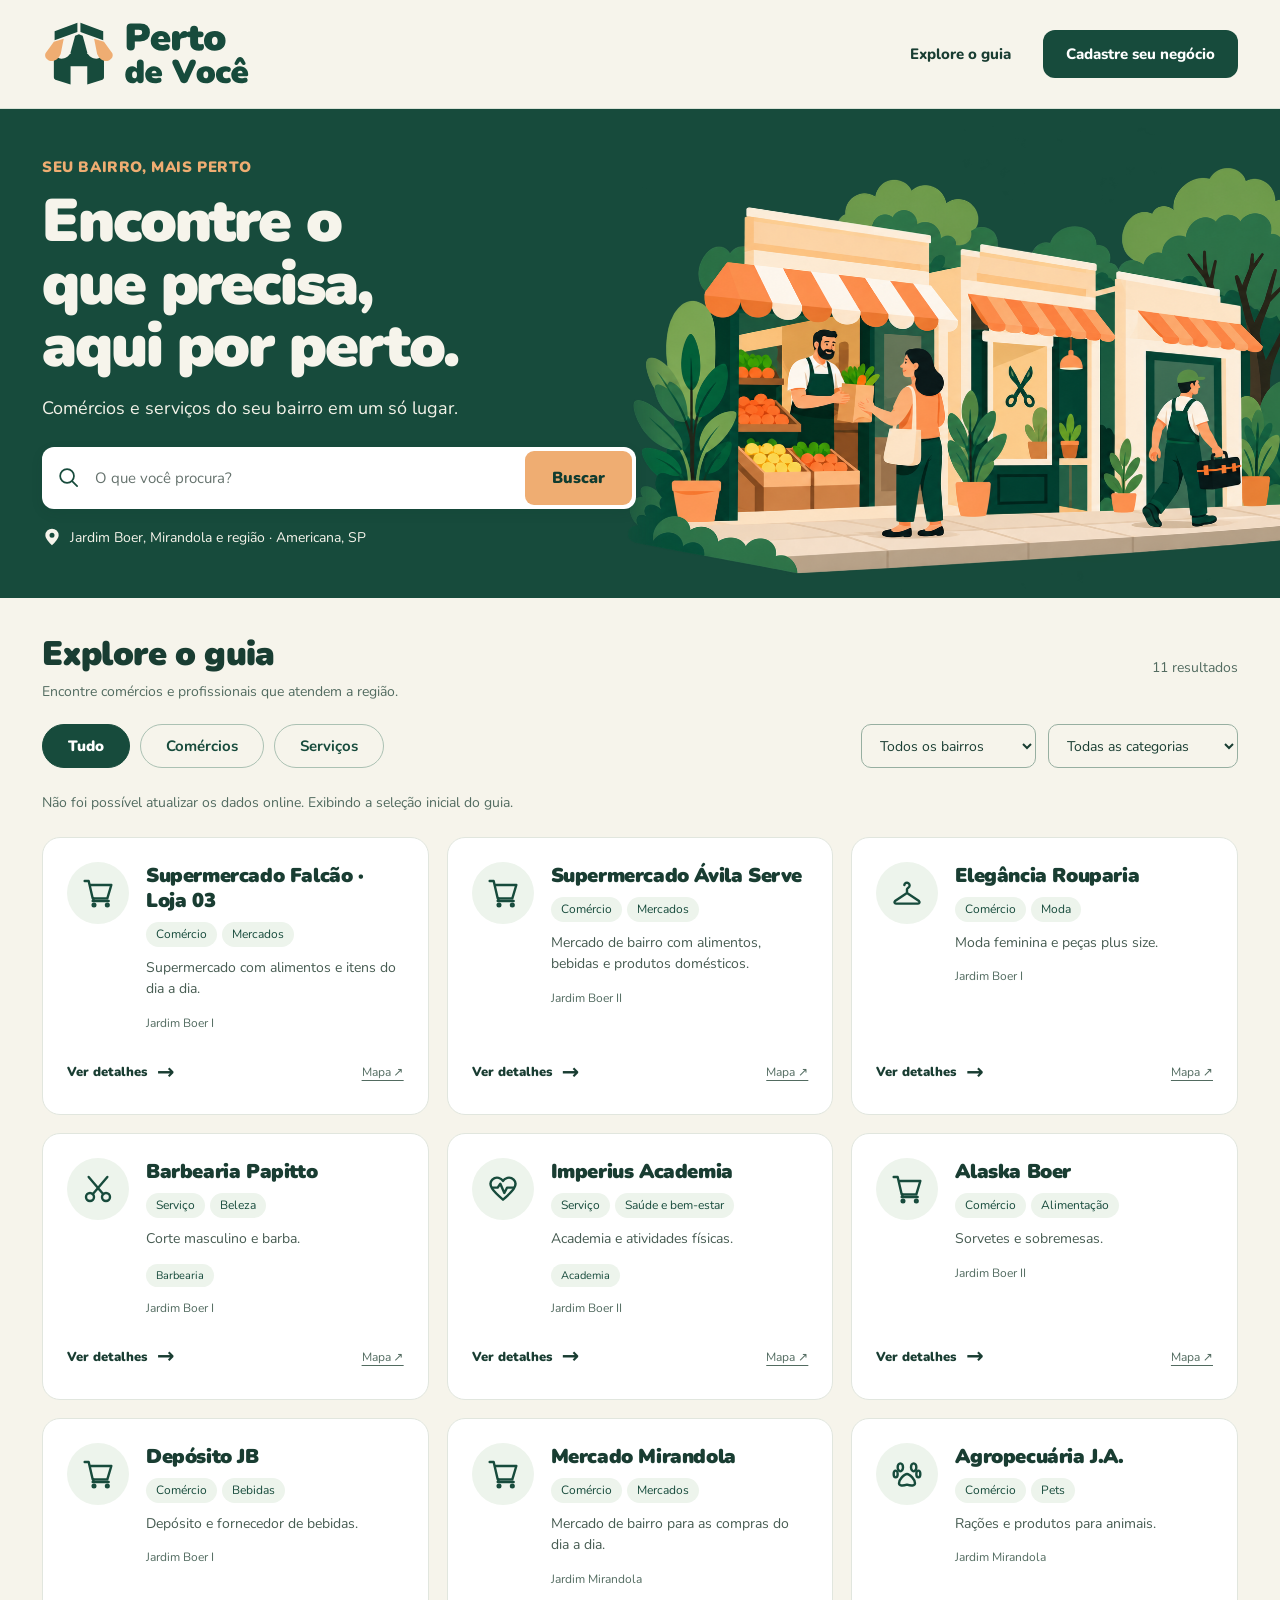
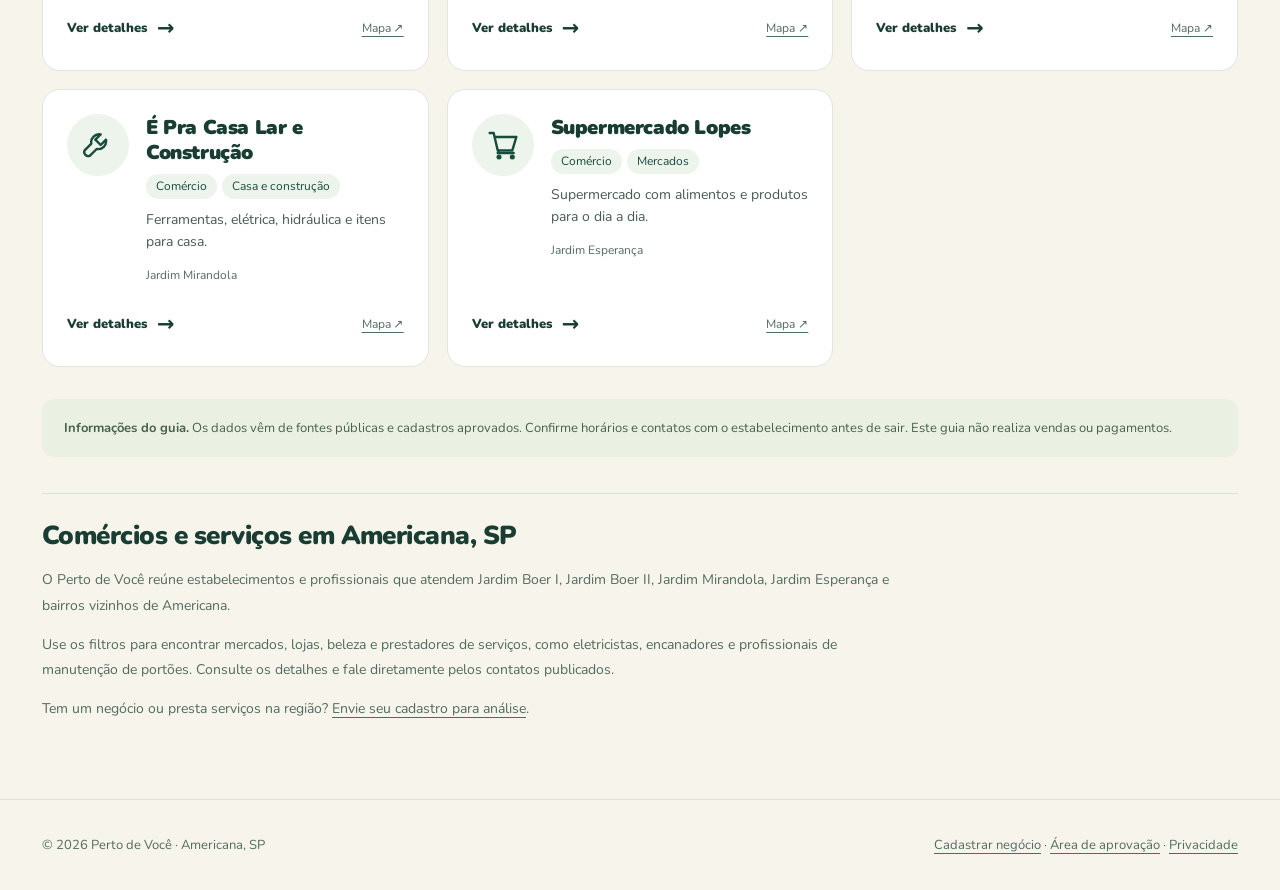
<file: index.html>
<!doctype html>
<html lang="pt-BR">
<head>
  <meta charset="utf-8">
  <meta name="viewport" content="width=device-width,initial-scale=1">
  <meta name="theme-color" content="#174b3c">
  <meta name="description" content="Encontre comércios e serviços perto de você em Jardim Boer, Jardim Mirandola e bairros vizinhos de Americana.">
  <title>Comércios e serviços em Americana | Perto de Você</title>
  <link rel="canonical" href="https://brunofazardolima.github.io/perto-de-voce/">
  <meta property="og:type" content="website">
  <meta property="og:locale" content="pt_BR">
  <meta property="og:site_name" content="Perto de Você">
  <meta property="og:title" content="Comércios e serviços em Americana | Perto de Você">
  <meta property="og:description" content="Encontre mercados, lojas e prestadores de serviços em Jardim Boer, Jardim Mirandola e região de Americana, SP.">
  <meta property="og:url" content="https://brunofazardolima.github.io/perto-de-voce/">
  <script type="application/ld+json">{"@context":"https://schema.org","@type":"WebSite","name":"Perto de Você","url":"https://brunofazardolima.github.io/perto-de-voce/","inLanguage":"pt-BR","description":"Guia de comércios e serviços em Jardim Boer, Jardim Mirandola e região de Americana, SP."}</script>
  <link rel="icon" href="favicon.svg" type="image/svg+xml">
  <link rel="stylesheet" href="styles.css?v=20261019-identidade1">
<link rel="preload" href="assets/fonts/nunito-variable.woff2" as="font" type="font/woff2" crossorigin></head>
<body>
<a class="skip-link" href="#guia">Ir para o guia</a>
  <header class="top"><div class="wrap nav"><a class="brand" href="index.html" aria-label="Perto de Você — página inicial"><img src="assets/logo.svg" width="300" height="100" alt="Perto de Você"></a><nav class="nav-actions" aria-label="Navegação principal"><a class="nav-explore" href="#guia">Explore o guia</a><a class="nav-cta" href="cadastro.html"><span class="desktop-label">Cadastre seu negócio</span><span class="mobile-label">Cadastrar</span></a></nav></div></header>
  <section class="hero-surface" aria-labelledby="heroTitle"><div class="wrap hero"><div class="hero-copy"><div class="eyebrow">Seu bairro, mais perto</div><h1 id="heroTitle">Encontre o que precisa, aqui por perto.</h1><p>Comércios e serviços do seu bairro em um só lugar.</p><form class="search" id="searchForm" role="search"><span class="search-icon"><svg viewBox="0 0 24 24" fill="none" stroke="currentColor" stroke-width="1.8" stroke-linecap="round" aria-hidden="true"><circle cx="10.5" cy="10.5" r="7.2"/><path d="m16 16 5 5"/></svg></span><input id="searchInput" type="search" placeholder="O que você procura?" aria-label="Busque por nome, produto ou serviço"><button type="submit">Buscar</button></form><p class="location"><svg viewBox="0 0 24 24" fill="currentColor" aria-hidden="true"><path d="M12 2a8 8 0 0 0-8 8c0 5 8 12 8 12s8-7 8-12a8 8 0 0 0-8-8m0 11a3 3 0 1 1 0-6 3 3 0 0 1 0 6"/></svg><span>Jardim Boer, Mirandola e região · Americana, SP</span></p></div><div class="hero-art" aria-hidden="true"><img src="assets/comercio-de-bairro.png" width="1536" height="1024" alt="" fetchpriority="high" decoding="async"></div></div></section>
  <main class="wrap main" id="guia"><div class="section-head"><div><h2>Explore o guia</h2><p>Encontre comércios e profissionais que atendem a região.</p></div><div class="count" id="count"></div></div><div class="guide-toolbar"><div class="type-filters" id="types" aria-label="Filtrar por tipo"></div><div class="select-filters"><label><span class="sr-only">Filtrar por bairro</span><select id="neighborhoodSelect" aria-label="Filtrar por bairro"><option>Todos os bairros</option></select></label><label><span class="sr-only">Filtrar por categoria</span><select id="categorySelect" aria-label="Filtrar por categoria"><option>Todas as categorias</option></select></label></div></div><label class="specialty-filter" id="specialtyFilter" hidden>Especialidade <select id="specialtySelect" aria-label="Filtrar por especialidade"></select></label><p id="loadMessage" class="muted" role="status"></p><div class="grid" id="results" aria-live="polite"></div><div class="note"><strong>Informações do guia.</strong> Os dados vêm de fontes públicas e cadastros aprovados. Confirme horários e contatos com o estabelecimento antes de sair. Este guia não realiza vendas ou pagamentos.</div><section class="guide-about" aria-labelledby="aboutTitle"><h2 id="aboutTitle">Comércios e serviços em Americana, SP</h2><p>O Perto de Você reúne estabelecimentos e profissionais que atendem Jardim Boer I, Jardim Boer II, Jardim Mirandola, Jardim Esperança e bairros vizinhos de Americana.</p><p>Use os filtros para encontrar mercados, lojas, beleza e prestadores de serviços, como eletricistas, encanadores e profissionais de manutenção de portões. Consulte os detalhes e fale diretamente pelos contatos publicados.</p><p>Tem um negócio ou presta serviços na região? <a href="cadastro.html">Envie seu cadastro para análise</a>.</p></section></main>
  <footer class="footer"><div class="wrap"><span>© 2026 Perto de Você · Americana, SP</span><span><a href="cadastro.html">Cadastrar negócio</a> · <a href="admin.html">Área de aprovação</a> · <a href="privacidade.html">Privacidade</a><button class="footer-link-button" type="button" data-statistics-preferences hidden><span aria-hidden="true"> · </span>Estatísticas</button></span></div></footer>
  <div class="dialog-backdrop" id="backdrop"><section class="dialog" role="dialog" aria-modal="true" aria-labelledby="dialogTitle"><button class="close" id="closeDialog" aria-label="Fechar">×</button><div class="icon" id="dialogIcon"></div><div class="tag" id="dialogTag"></div><h2 id="dialogTitle"></h2><p class="address" id="dialogAddress"></p><div class="detail"><b>O que você encontra</b><p id="dialogDescription"></p></div><div class="detail" id="hoursBlock"><b>Horário</b><p id="dialogHours"></p></div><div class="actions" id="dialogActions"></div></section></div>
  <script src="data.js?v=20261019-identidade1"></script>
  <script src="analytics-config.js?v=20261019-identidade1"></script><script src="analytics.js?v=20261019-identidade1"></script><script src="config.js?v=20261019-identidade1"></script>
  <script src="shared.js?v=20261019-identidade1"></script>
  <script src="app.js?v=20261019-identidade1"></script>
</body>
</html>
</file>
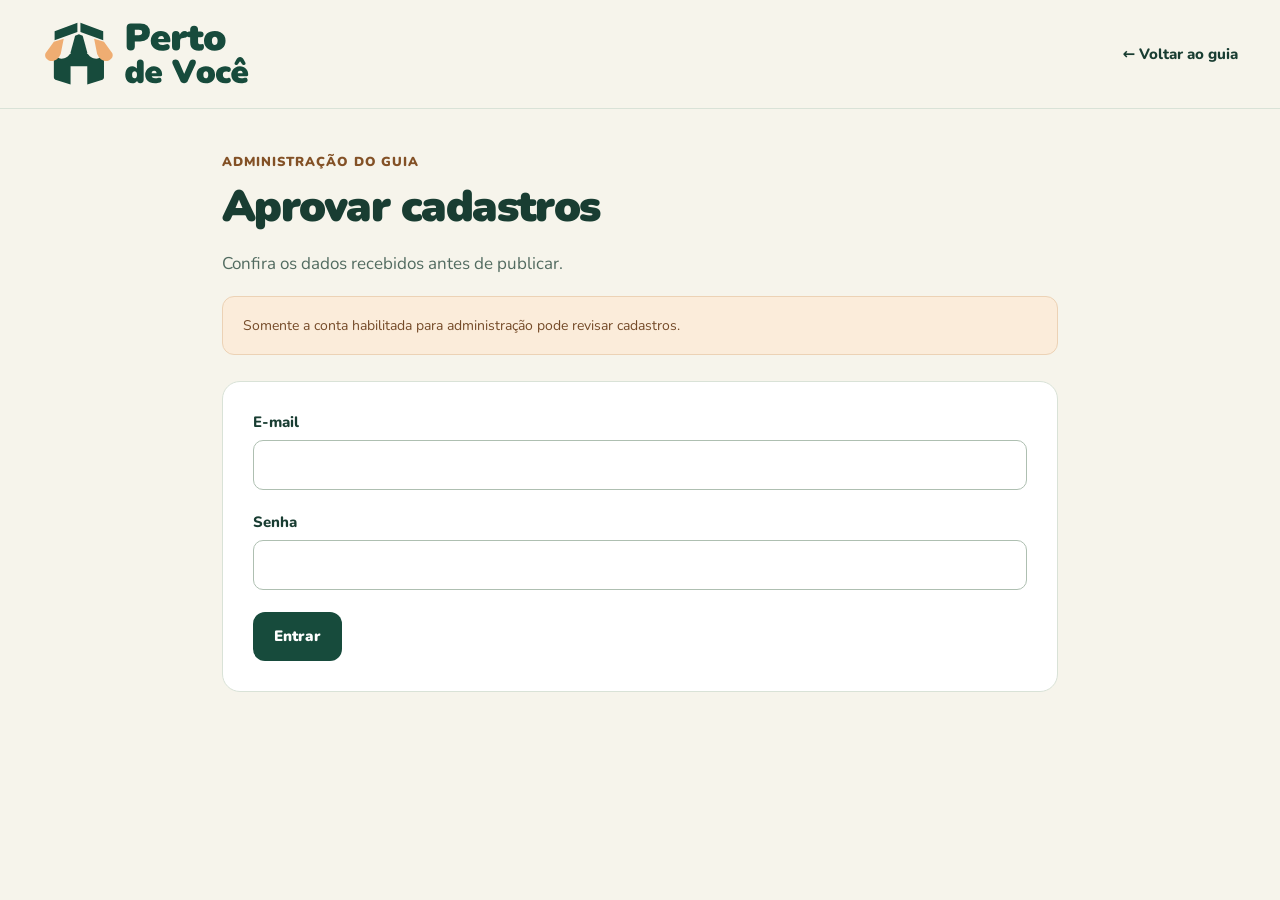
<file: admin.html>
<!doctype html><html lang="pt-BR"><head><meta charset="utf-8"><meta name="viewport" content="width=device-width,initial-scale=1"><meta name="robots" content="noindex"><title>Aprovar cadastros — Perto de Você</title><link rel="icon" href="favicon.svg" type="image/svg+xml"><link rel="stylesheet" href="styles.css?v=20261019-identidade1"><link rel="preload" href="assets/fonts/nunito-variable.woff2" as="font" type="font/woff2" crossorigin></head><body>
<header class="top"><div class="wrap nav"><a class="brand" href="index.html" aria-label="Perto de Você — página inicial"><img src="assets/logo.svg" width="300" height="100" alt="Perto de Você"></a><a class="back-link" href="index.html">← Voltar ao guia</a></div></header>
<main class="wrap form-page"><div class="eyebrow">Administração do guia</div><h1>Aprovar cadastros</h1><p class="intro">Confira os dados recebidos antes de publicar.</p><p id="adminNotice" class="notice" role="status"></p>
<form id="loginForm" class="form-panel"><label>E-mail<input id="adminEmail" type="email" required autocomplete="username"></label><label>Senha<input id="adminPassword" type="password" required autocomplete="current-password"></label><button id="loginButton" class="primary" type="submit">Entrar</button></form>
<div id="adminPanel" hidden><div class="form-actions"><button id="refreshButton" class="primary">Atualizar lista</button><button id="logoutButton" class="secondary-button">Sair</button></div><p id="pendingCount" class="muted"></p><div id="pendingList"></div></div><p id="adminMessage" class="form-message" role="status" aria-live="polite"></p></main>
<script src="config.js?v=20261019-identidade1"></script><script src="shared.js?v=20261019-identidade1"></script><script src="admin.js?v=20261019-identidade1"></script></body></html>
</file>
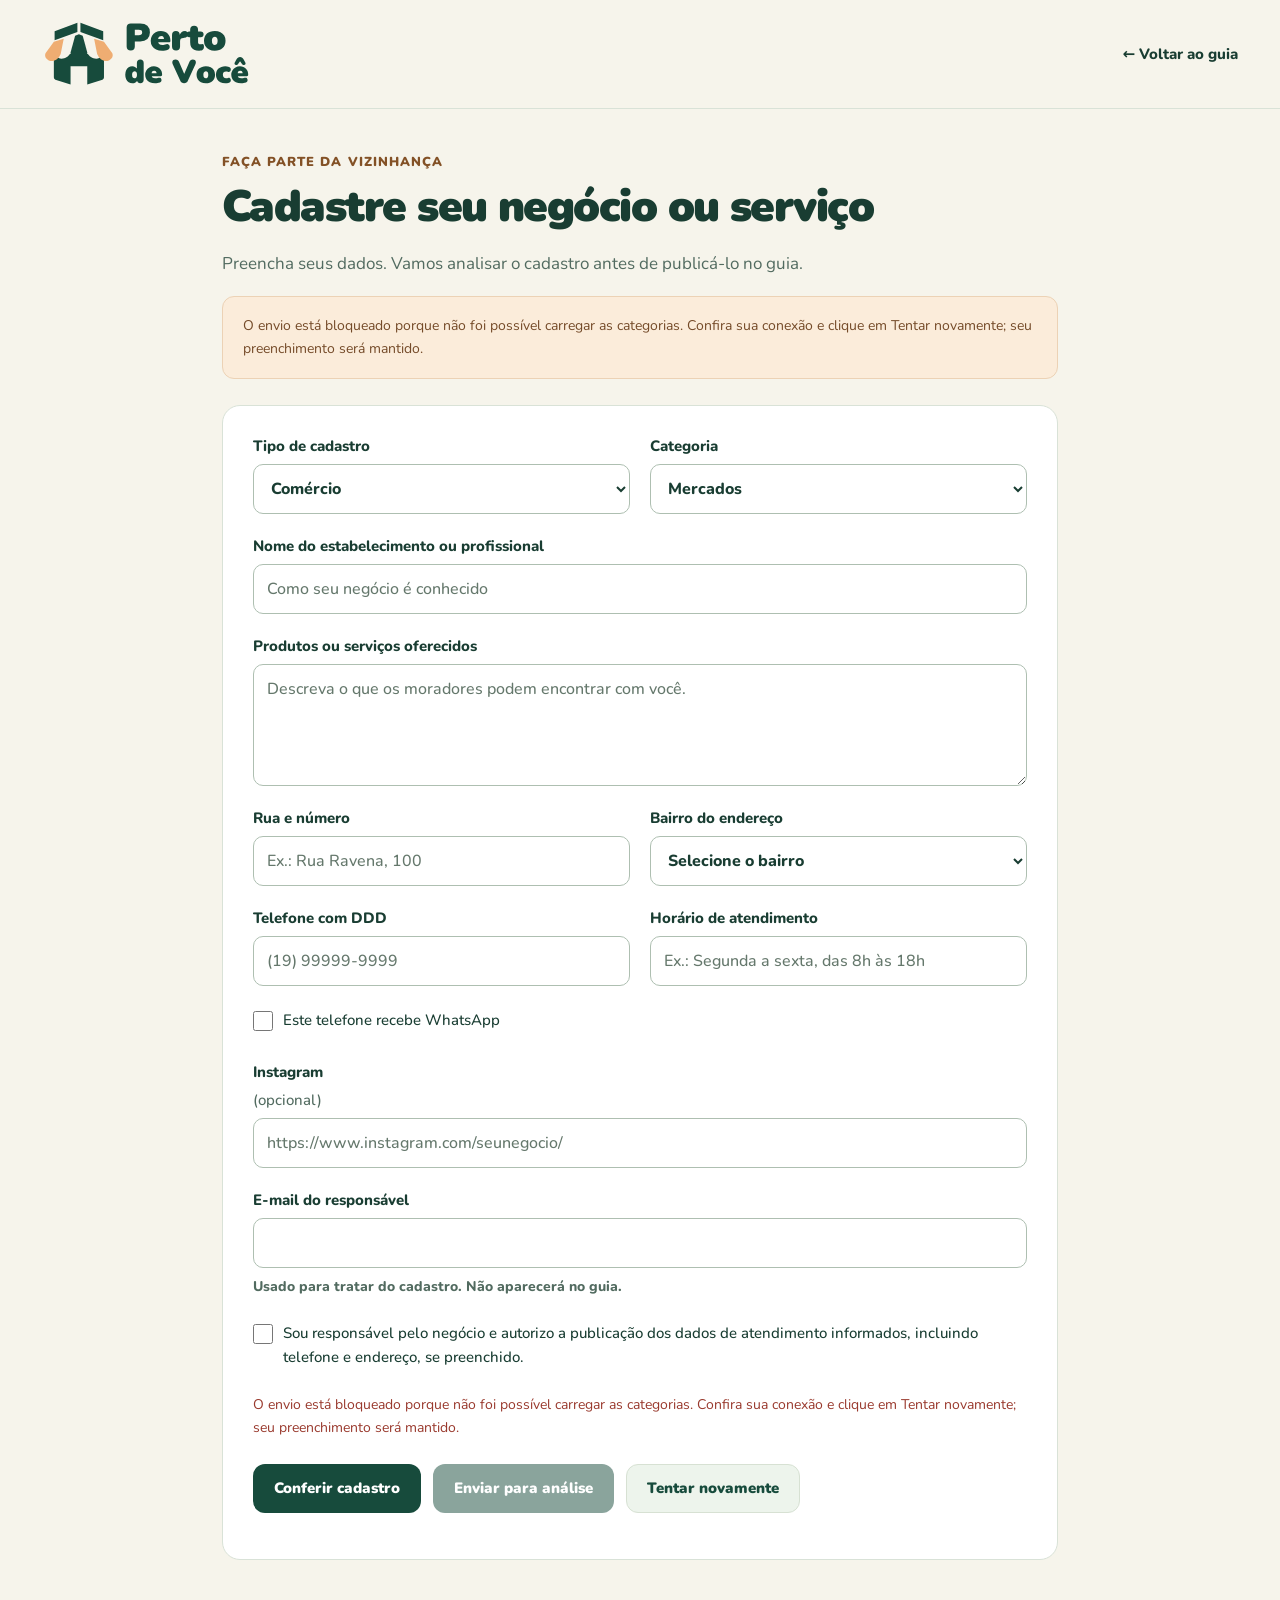
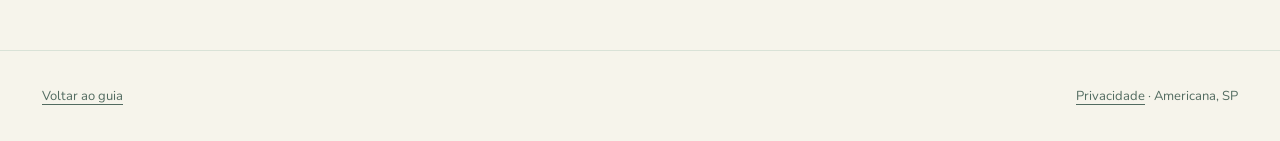
<file: cadastro.html>
<!doctype html><html lang="pt-BR"><head><meta charset="utf-8"><meta name="viewport" content="width=device-width,initial-scale=1"><title>Cadastre seu negócio — Perto de Você</title><link rel="icon" href="favicon.svg" type="image/svg+xml"><link rel="stylesheet" href="styles.css?v=20261019-identidade1"><link rel="canonical" href="https://brunofazardolima.github.io/perto-de-voce/cadastro.html"><meta name="description" content="Cadastre seu comércio ou serviço no Perto de Você, guia local de Americana. Os cadastros passam por análise antes da publicação."><link rel="preload" href="assets/fonts/nunito-variable.woff2" as="font" type="font/woff2" crossorigin></head><body>
<header class="top"><div class="wrap nav"><a class="brand" href="index.html" aria-label="Perto de Você — página inicial"><img src="assets/logo.svg" width="300" height="100" alt="Perto de Você"></a><a class="back-link" href="index.html">← Voltar ao guia</a></div></header>
<main class="wrap form-page"><div class="eyebrow">Faça parte da vizinhança</div><h1>Cadastre seu negócio ou serviço</h1><p class="intro">Preencha seus dados. Vamos analisar o cadastro antes de publicá-lo no guia.</p>
<p class="notice" id="connectionNotice" role="status">O envio ainda não está pronto. Se esta mensagem permanecer, atualize a página para carregar os arquivos do cadastro.</p>
<form id="registrationForm" class="form-panel">
<div class="form-grid"><label>Tipo de cadastro<select id="businessType" name="type"><option>Comércio</option><option>Serviço</option></select></label><label>Categoria<select id="businessCategory" name="category" required></select></label></div>
<fieldset id="specialtiesBlock" hidden><legend>Especialidades <span class="required">*</span></legend><p class="muted">Marque tudo o que você oferece.</p><div class="check-grid" id="specialtyOptions"></div></fieldset>
<label id="requestedServiceBlock" hidden>Qual serviço você oferece?<input name="requested_service" id="requestedService" minlength="3" maxlength="160" placeholder="Ex.: Manutenção de motores para portão"><span class="muted">Vamos conferir a classificação e agrupar serviços semelhantes antes de publicar.</span></label>
<label>Nome do estabelecimento ou profissional<input name="name" required minlength="2" maxlength="120" autocomplete="organization" placeholder="Como seu negócio é conhecido"></label>
<label>Produtos ou serviços oferecidos<textarea name="description" required minlength="10" maxlength="1000" rows="4" placeholder="Descreva o que os moradores podem encontrar com você."></textarea></label>
<fieldset id="areasBlock" hidden><legend>Bairros atendidos <span class="required">*</span></legend><div class="check-grid" id="areaOptions"></div></fieldset>
<label class="check-line" id="physicalLabel"><input type="checkbox" id="hasLocation" name="hasLocation" checked> Tenho um endereço para atendimento ao público</label>
<div id="addressBlock" class="form-grid"><label>Rua e número<input name="address" id="addressInput" required maxlength="200" autocomplete="street-address" placeholder="Ex.: Rua Ravena, 100"></label><label>Bairro do endereço<select name="neighborhood" id="addressNeighborhood" required></select></label></div>
<p class="muted" id="mobileServiceNote" hidden>Seu cadastro mostrará os bairros atendidos. O endereço de sua residência não é necessário.</p>
<div class="form-grid"><label>Telefone com DDD<input name="phone" type="tel" required maxlength="20" autocomplete="tel-national" placeholder="(19) 99999-9999"></label><label>Horário de atendimento<input name="hours" maxlength="400" placeholder="Ex.: Segunda a sexta, das 8h às 18h"></label></div>
<label class="check-line"><input name="whatsapp" type="checkbox"> Este telefone recebe WhatsApp</label>
<label>Instagram <span class="optional">(opcional)</span><input name="instagram" type="url" maxlength="300" placeholder="https://www.instagram.com/seunegocio/"></label>
<label>E-mail do responsável<input name="owner_email" type="email" required maxlength="254" autocomplete="email"><span class="muted">Usado para tratar do cadastro. Não aparecerá no guia.</span></label>
<label class="honey" aria-hidden="true">Deixe vazio<input name="company_website" tabindex="-1" autocomplete="off"></label>
<label class="check-line"><input type="checkbox" name="consent" required> Sou responsável pelo negócio e autorizo a publicação dos dados de atendimento informados, incluindo telefone e endereço, se preenchido.</label>
<p class="submit-reason muted" id="submitReason" role="status" aria-live="polite">O envio ainda não está pronto. Se esta mensagem permanecer, atualize a página para carregar os arquivos do cadastro.</p>
<div class="form-actions"><button class="primary" type="button" id="previewButton">Conferir cadastro</button><button class="primary" type="submit" id="submitButton" disabled aria-describedby="submitReason">Enviar para análise</button><button class="secondary-button" type="button" id="retryConnection" hidden>Tentar novamente</button></div>
<p class="form-message" id="formMessage" role="status" aria-live="polite"></p>
</form>
<section id="registrationPreview" class="form-panel preview-panel" hidden aria-labelledby="previewTitle"><div class="eyebrow">Antes de enviar</div><h2 id="previewTitle">Confira como seu cadastro será apresentado</h2><div id="previewContent"></div><p class="muted">Esta conferência ainda não envia nem publica o cadastro.</p></section>
</main><footer class="footer"><div class="wrap"><a href="index.html">Voltar ao guia</a><span><a href="privacidade.html">Privacidade</a><button class="footer-link-button" type="button" data-statistics-preferences hidden><span aria-hidden="true"> · </span>Estatísticas</button> · Americana, SP</span></div></footer>
<script src="analytics-config.js?v=20261019-identidade1"></script><script src="analytics.js?v=20261019-identidade1"></script><script src="config.js?v=20261019-identidade1"></script><script src="shared.js?v=20261019-identidade1"></script><script src="cadastro.js?v=20261019-identidade1"></script></body></html>
</file>
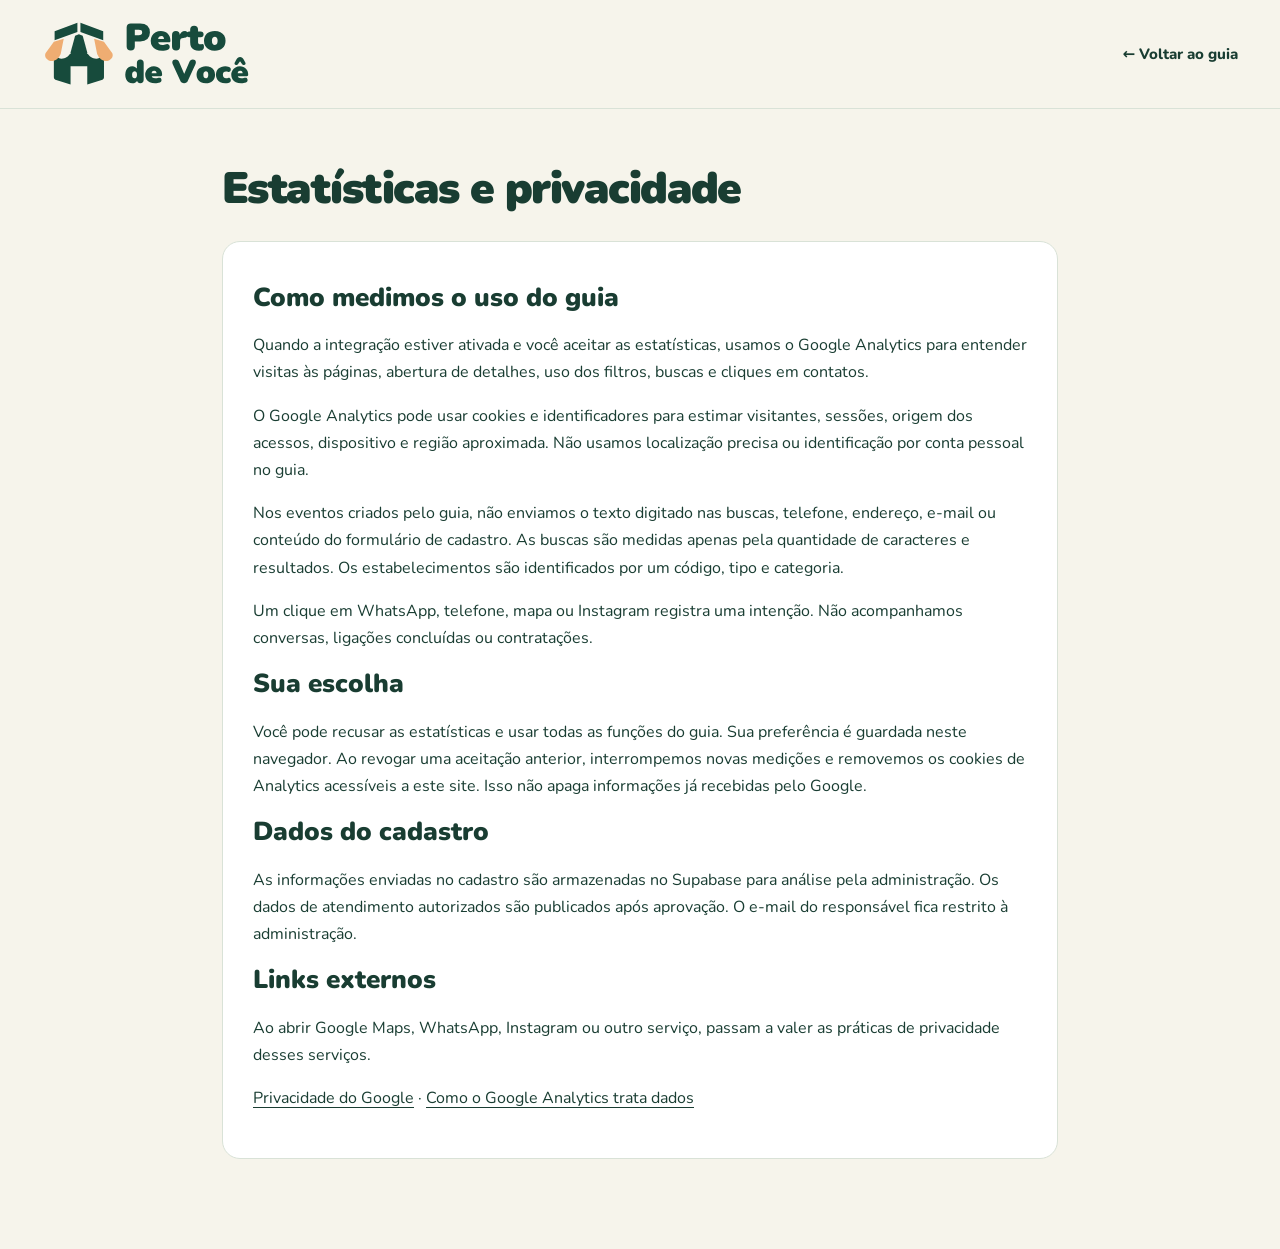
<file: privacidade.html>
<!doctype html>
<html lang="pt-BR"><head><meta charset="utf-8"><meta name="viewport" content="width=device-width,initial-scale=1"><meta name="robots" content="noindex"><title>Estatísticas e privacidade — Perto de Você</title><link rel="icon" href="favicon.svg" type="image/svg+xml"><link rel="stylesheet" href="styles.css?v=20261019-identidade1"><link rel="preload" href="assets/fonts/nunito-variable.woff2" as="font" type="font/woff2" crossorigin></head><body>
<header class="top"><div class="wrap nav"><a class="brand" href="index.html" aria-label="Perto de Você — página inicial"><img src="assets/logo.svg" width="300" height="100" alt="Perto de Você"></a><a class="back-link" href="index.html">← Voltar ao guia</a></div></header>
<main class="wrap form-page"><h1>Estatísticas e privacidade</h1><section class="form-panel"><h2>Como medimos o uso do guia</h2><p>Quando a integração estiver ativada e você aceitar as estatísticas, usamos o Google Analytics para entender visitas às páginas, abertura de detalhes, uso dos filtros, buscas e cliques em contatos.</p><p>O Google Analytics pode usar cookies e identificadores para estimar visitantes, sessões, origem dos acessos, dispositivo e região aproximada. Não usamos localização precisa ou identificação por conta pessoal no guia.</p><p>Nos eventos criados pelo guia, não enviamos o texto digitado nas buscas, telefone, endereço, e-mail ou conteúdo do formulário de cadastro. As buscas são medidas apenas pela quantidade de caracteres e resultados. Os estabelecimentos são identificados por um código, tipo e categoria.</p><p>Um clique em WhatsApp, telefone, mapa ou Instagram registra uma intenção. Não acompanhamos conversas, ligações concluídas ou contratações.</p><h2>Sua escolha</h2><p>Você pode recusar as estatísticas e usar todas as funções do guia. Sua preferência é guardada neste navegador. Ao revogar uma aceitação anterior, interrompemos novas medições e removemos os cookies de Analytics acessíveis a este site. Isso não apaga informações já recebidas pelo Google.</p><button class="secondary-button" type="button" data-statistics-preferences hidden>Alterar preferência de estatísticas</button><h2>Dados do cadastro</h2><p>As informações enviadas no cadastro são armazenadas no Supabase para análise pela administração. Os dados de atendimento autorizados são publicados após aprovação. O e-mail do responsável fica restrito à administração.</p><h2>Links externos</h2><p>Ao abrir Google Maps, WhatsApp, Instagram ou outro serviço, passam a valer as práticas de privacidade desses serviços.</p><p><a href="https://policies.google.com/privacy?hl=pt-BR" target="_blank" rel="noopener noreferrer">Privacidade do Google</a> · <a href="https://support.google.com/analytics/answer/6004245?hl=pt-BR" target="_blank" rel="noopener noreferrer">Como o Google Analytics trata dados</a></p></section></main>
<script src="analytics-config.js?v=20261019-identidade1"></script><script src="analytics.js?v=20261019-identidade1"></script></body></html>
</file>
<file: styles.css>
@font-face{font-family:Nunito;src:url('assets/fonts/nunito-variable.woff2') format('woff2');font-style:normal;font-weight:200 1000;font-display:swap}
:root{
  --green:#174b3c;--green-deep:#103c30;--green-hover:#205d49;--peach:#efad72;
  --cream:#f6f4eb;--paper:#fff;--mint:#edf4ec;--ink:#193d32;--muted:#526b60;
  --line:#d9e2d7;--error:#99392d;--radius:18px;--radius-small:12px;
  --font:Nunito,ui-rounded,system-ui,-apple-system,BlinkMacSystemFont,'Segoe UI',sans-serif;
  font-family:var(--font);color:var(--ink);background:var(--cream);font-synthesis:none;
}
*{box-sizing:border-box}html{scroll-behavior:smooth;scroll-padding-top:24px}body{margin:0}button,input,select,textarea{font:inherit}button{cursor:pointer}a{color:inherit;text-underline-offset:4px}button,a,input,select,textarea{-webkit-tap-highlight-color:#dbe9dc}
button:focus-visible,a:focus-visible,input:focus-visible,select:focus-visible,textarea:focus-visible{outline:3px solid var(--green);outline-offset:4px}
[hidden]{display:none!important}.sr-only{position:absolute;width:1px;height:1px;padding:0;margin:-1px;overflow:hidden;clip:rect(0,0,0,0);white-space:nowrap;border:0}
.skip-link{position:absolute;top:8px;left:16px;transform:translateY(-150%);padding:12px 18px;background:var(--paper);border-radius:10px;z-index:10;font-weight:800}.skip-link:focus{transform:none}
.wrap{width:100%;max-width:1260px;margin:auto;padding-left:32px;padding-right:32px}
.top{background:var(--cream);border-bottom:1px solid var(--line)}
.nav{min-height:108px;display:flex;align-items:center;justify-content:space-between;gap:24px}
.brand{display:inline-flex;align-items:center;text-decoration:none;flex-shrink:0}.brand img{display:block;width:218px;height:76px;object-fit:contain;object-position:left center}
.nav-actions{display:flex;align-items:center;gap:32px}.nav-explore,.back-link{font-size:15px;font-weight:800;text-decoration:none;padding:12px 0}.nav-explore:hover,.back-link:hover{text-decoration:underline}
.nav-cta{display:inline-flex;align-items:center;justify-content:center;min-height:48px;padding:13px 23px;border-radius:var(--radius-small);background:var(--green);color:white;font-weight:800;text-decoration:none;font-size:15px}.nav-cta:hover{background:var(--green-hover)}.mobile-label{display:none}
.hero-surface{background:var(--green);color:var(--cream);overflow:hidden}
.hero{display:grid;grid-template-columns:1.03fr 1fr;align-items:center;min-height:480px;gap:12px;position:relative}
.hero-copy{position:relative;z-index:1;padding:48px 0 50px}
.eyebrow{font-size:13px;font-weight:900;letter-spacing:.08em;text-transform:uppercase;color:#835126}.hero .eyebrow{color:var(--peach);font-size:15px;letter-spacing:.04em}
.hero h1{max-width:590px;margin:13px 0 17px;font-weight:1000;font-size:clamp(44px,4.7vw,64px);line-height:1.04;letter-spacing:-.035em;text-wrap:balance}
.hero p{max-width:550px;font-size:18px;line-height:1.5;margin:0 0 25px;color:#f4f3e9}
.search{display:flex;align-items:center;max-width:594px;min-height:62px;background:var(--paper);border-radius:var(--radius-small);padding:4px;box-shadow:0 4px 12px #072e251a;color:var(--green)}
.search-icon{display:flex;align-items:center;justify-content:center;width:45px;flex-shrink:0}.search-icon svg{width:23px;height:23px}.search input{width:100%;min-width:0;flex:1;border:0;background:transparent;outline:none;padding:14px 4px;font-size:15px;color:var(--ink)}.search:focus-within{outline:3px solid var(--peach);outline-offset:4px}.search input:focus-visible{outline:0}.search input::placeholder{color:#66736e;opacity:1}
.search button{border:0;align-self:stretch;border-radius:9px;background:var(--peach);color:var(--green-deep);font-weight:900;padding:12px 27px;font-size:16px;min-height:50px}.search button:hover{background:#f5bd8c}
.hero .location{display:flex;align-items:center;gap:8px;font-size:14px;margin:18px 0 0;color:var(--cream)}.location svg{width:20px;height:20px;flex-shrink:0}
.hero-art{align-self:stretch;position:relative;min-width:0;display:flex;align-items:flex-end;justify-content:center;pointer-events:none}
.hero-art img{display:block;width:calc(100% + 190px);max-width:none;height:auto;position:absolute;bottom:-28px;left:-54px;mask-image:linear-gradient(to right,transparent,black 8%,black 95%,transparent);-webkit-mask-image:linear-gradient(to right,transparent,black 8%,black 95%,transparent)}
.main{padding-top:36px;padding-bottom:64px}.section-head{display:flex;align-items:center;justify-content:space-between;gap:16px}.section-head h2{font-size:34px;line-height:1.2;letter-spacing:-.025em;font-weight:1000;margin:0}.section-head p{font-size:14px;color:var(--muted);margin:8px 0 0}.count{color:var(--muted);font-size:14px;white-space:nowrap}
.guide-toolbar{display:flex;justify-content:space-between;align-items:center;gap:20px;margin:23px 0 24px}.type-filters{display:flex;gap:10px;flex-wrap:wrap}.filter{border:1px solid #abc1b3;border-radius:999px;background:transparent;color:var(--green);font-size:15px;min-height:44px;padding:10px 25px;font-weight:700}.filter:hover{background:#e6eddf}.filter.active{background:var(--green);border-color:var(--green);color:white;font-weight:900}
.select-filters{display:flex;gap:12px}.select-filters select,.specialty-filter select{border:1px solid #97afa1;border-radius:10px;background:var(--cream);color:var(--ink);padding:10px 32px 10px 14px;min-height:44px;font-size:14px;max-width:255px;cursor:pointer}
.specialty-filter{display:flex;align-items:center;gap:12px;margin:0 0 22px;font-size:14px;font-weight:800}.specialty-filter select{background:var(--paper);max-width:none}.muted{color:var(--muted);font-size:14px;line-height:1.6}#loadMessage:empty{display:none}#loadMessage{margin-bottom:22px}
.grid{display:grid;grid-template-columns:repeat(3,minmax(0,1fr));gap:18px}
.card{background:var(--paper);border:1px solid #e1e6de;border-radius:var(--radius);padding:24px;display:flex;flex-direction:column;min-width:0;min-height:235px;transition:box-shadow .18s,border-color .18s,transform .18s}
.card-main{display:flex;align-items:flex-start;gap:17px;flex:1;min-width:0}.card-copy{min-width:0;flex:1}.icon{width:66px;height:66px;border-radius:50%;display:grid;place-items:center;flex-shrink:0;background:var(--mint);color:var(--green);margin-bottom:16px}.icon svg{width:34px;height:34px}.card .icon{width:62px;height:62px;margin:0}.card .icon svg{width:32px;height:32px}
.card h3{font-size:20px;line-height:1.25;font-weight:1000;letter-spacing:-.02em;margin:1px 0 9px;overflow-wrap:anywhere}.card h3 a{text-decoration:none}.card h3 a:hover{text-decoration:underline;text-decoration-color:var(--peach);text-decoration-thickness:3px}
.card-tags,.specialty-tags{display:flex;gap:5px;flex-wrap:wrap;margin:0 0 10px}.card-tags span,.specialty-tags span{background:var(--mint);border-radius:999px;padding:4px 10px;color:var(--green);font-size:11px;line-height:1.4}.card-tags span{font-size:12px}.card p{font-size:14px;line-height:1.55;color:#465b51;margin:0 0 14px;display:-webkit-box;-webkit-line-clamp:3;-webkit-box-orient:vertical;overflow:hidden;overflow-wrap:anywhere}
.card .specialty-tags{margin:0 0 12px}.card .foot{display:flex;align-items:center;justify-content:space-between;gap:10px;flex-wrap:wrap;margin-top:auto;padding-top:12px;font-size:13px}.card .details-link{display:inline-flex;align-items:center;gap:10px;font-weight:900;text-decoration:none;min-height:36px}.details-link:hover{text-decoration:underline}.details-link span{font-size:21px;line-height:1}.card .map-link{font-size:12px;color:var(--muted);min-height:36px;display:inline-flex;align-items:center}.card-area{font-size:12px;color:var(--muted);line-height:1.5;margin-bottom:10px;overflow-wrap:anywhere}
.tag{font-size:12px;font-weight:900;letter-spacing:.06em;color:#835126;text-transform:uppercase}.empty{grid-column:1/-1;background:var(--paper);border:1px solid var(--line);padding:48px 24px;border-radius:var(--radius);text-align:center;color:var(--muted);line-height:1.8}
.note{background:#eaf0e2;border-radius:var(--radius-small);padding:18px 22px;margin-top:32px;color:#48614f;font-size:13px;line-height:1.7}.guide-about{margin-top:36px;border-top:1px solid var(--line);padding-top:24px}.guide-about h2{font-size:26px;font-weight:900;letter-spacing:-.02em;margin:0 0 14px}.guide-about p{max-width:850px;font-size:14px;line-height:1.8;color:var(--muted)}
.footer{border-top:1px solid var(--line);padding:28px 0;color:var(--muted);font-size:13px}.footer .wrap{display:flex;align-items:center;justify-content:space-between;gap:20px;flex-wrap:wrap}.footer a{display:inline-block;padding:8px 0}.footer-link-button{font:inherit;padding:8px 0;border:0;background:none;color:inherit;text-decoration:underline}
.dialog-backdrop{position:fixed;inset:0;background:#0d3026c9;display:none;align-items:center;justify-content:center;padding:20px;z-index:6}.dialog-backdrop.open{display:flex}.dialog{background:var(--paper);width:min(570px,100%);border-radius:24px;padding:30px;max-height:90dvh;overflow:auto;position:relative}.close{position:absolute;right:18px;top:18px;background:var(--mint);color:var(--green);border:0;border-radius:50%;width:44px;height:44px;font-size:25px}.dialog h2{font-size:32px;line-height:1.18;letter-spacing:-.025em;font-weight:1000;margin:12px 0;overflow-wrap:anywhere}.dialog .address{color:var(--muted);line-height:1.7;font-size:14px}.dialog .address a{font-weight:800}.detail{border-top:1px solid var(--line);padding:18px 0}.detail b{display:block;font-size:12px;text-transform:uppercase;letter-spacing:.07em;color:#835126;margin-bottom:8px}.detail p{margin:0;line-height:1.7;white-space:pre-line;overflow-wrap:anywhere}.actions{display:flex;gap:10px;flex-wrap:wrap;margin-top:12px}.actions a{background:var(--green);color:white;text-decoration:none;padding:13px 17px;border-radius:var(--radius-small);font-size:14px;font-weight:800;min-height:46px}.actions a.secondary{background:var(--mint);color:var(--green)}
.form-page{max-width:900px;padding-top:44px;padding-bottom:64px}.form-page h1{font-size:clamp(32px,4vw,44px);font-weight:1000;line-height:1.13;letter-spacing:-.035em;margin:12px 0}.intro{color:var(--muted);line-height:1.7;font-size:17px}.notice{background:#fbecda;border:1px solid #ecd2b5;color:#744a28;padding:17px 20px;border-radius:var(--radius-small);font-size:14px;line-height:1.7}.form-panel{background:var(--paper);border:1px solid var(--line);border-radius:var(--radius);padding:30px;margin:26px 0}.form-panel h2{font-size:26px;font-weight:900;margin:10px 0 18px;line-height:1.25}.form-panel p{line-height:1.7}.form-panel>label,.form-grid>label{display:flex;flex-direction:column;gap:8px;margin-bottom:22px;font-size:15px;font-weight:800}.form-grid{display:grid;grid-template-columns:1fr 1fr;gap:20px}.form-panel input:not([type=checkbox]),.form-panel select,.form-panel textarea{width:100%;min-width:0;border:1px solid #aebfb1;border-radius:10px;padding:12px 13px;font:inherit;font-size:16px;line-height:1.5;background:var(--paper);color:var(--ink);min-height:48px}.form-panel input::placeholder,.form-panel textarea::placeholder{color:#65786c;font-weight:500}.form-panel textarea{resize:vertical}.form-panel fieldset{border:1px solid var(--line);border-radius:var(--radius-small);margin:0 0 22px;padding:18px}.form-panel legend{font-size:15px;font-weight:900;padding:0 6px}.check-grid{display:grid;grid-template-columns:1fr 1fr;gap:12px}.form-panel .check-line{display:flex;flex-direction:row;align-items:flex-start;gap:10px;font-weight:500;line-height:1.6;font-size:15px;min-height:32px}.check-line input{margin:3px 0 0;min-width:20px;min-height:20px;accent-color:var(--green)}.optional{color:var(--muted);font-weight:500}.required{color:#965d31}.form-actions{display:flex;gap:12px;flex-wrap:wrap;margin-top:24px}.primary,.secondary-button{font:inherit;font-size:15px;line-height:1.4;font-weight:900;border:1px solid transparent;border-radius:var(--radius-small);padding:13px 20px;background:var(--green);color:white;min-height:48px}.primary:hover{background:var(--green-hover)}.secondary-button{background:var(--mint);color:var(--green);border-color:#d7e1d3}.secondary-button:hover{background:#dfeadb}button:disabled{opacity:.5;cursor:not-allowed}.form-message{line-height:1.7;color:#285c41;overflow-wrap:anywhere}.form-message.error,.submit-reason.error{color:var(--error)}.submit-reason{margin-top:24px}.honey{position:absolute!important;left:-10000px!important;width:1px;height:1px;overflow:hidden}.preview-panel{border:2px solid #a7bda0}.preview-panel p{overflow-wrap:anywhere}
.classification-panel{background:#f3f7ed;margin-top:24px!important}.classification-panel>label,.classification-panel [data-service-classification]>label{display:flex;flex-direction:column;gap:8px;margin:18px 0;font-size:15px;font-weight:800}.classification-panel .check-grid{margin:12px 0}.classification-suggestions{display:flex;flex-direction:column;align-items:flex-start;gap:10px;margin:16px 0}.classification-suggestions button{text-align:left;line-height:1.5;max-width:100%}.form-panel p,.form-panel h2,.classification-suggestions button{overflow-wrap:anywhere}
.statistics-notice{position:fixed;bottom:16px;left:16px;right:16px;z-index:8;margin:auto;max-width:1196px;display:flex;align-items:center;gap:24px;background:var(--paper);border:1px solid #b5c7b3;border-radius:var(--radius);padding:20px 24px;box-shadow:0 10px 40px #10281f38}.statistics-notice p{font-size:13px;line-height:1.7;margin:7px 0 0;max-width:620px}.statistics-actions{display:flex;gap:10px;flex-shrink:0}.statistics-actions button{max-width:220px;min-height:44px}
@media(hover:hover) and (pointer:fine){.card:hover{transform:translateY(-3px);border-color:#b7cbb7;box-shadow:0 12px 30px #173d340c}}
@media(max-width:1100px){.hero h1{font-size:53px}.hero-art img{width:calc(100% + 150px);left:-50px;bottom:-8px}.grid{grid-template-columns:repeat(2,minmax(0,1fr))}.guide-toolbar{align-items:flex-start}.filter{padding:10px 20px}.select-filters select{max-width:210px}.card h3{font-size:21px}}
@media(max-width:850px){.wrap{padding-left:24px;padding-right:24px}.nav{min-height:94px}.brand img{width:190px;height:66px}.hero{grid-template-columns:1.05fr 1fr;min-height:420px}.hero-copy{padding-top:38px;padding-bottom:38px}.hero h1{font-size:43px}.hero p{font-size:16px}.hero-art img{width:calc(100% + 125px);left:-45px;bottom:10px}.hero .location{font-size:12px}.search button{padding-left:18px;padding-right:18px}.search input{font-size:14px}.guide-toolbar{flex-direction:column;align-items:stretch;gap:16px}.select-filters{width:100%}.select-filters label{flex:1;min-width:0}.select-filters select{width:100%;max-width:none}.statistics-notice{flex-direction:column;align-items:stretch;gap:16px;padding:18px;max-height:70dvh;overflow:auto}.statistics-actions{flex-wrap:wrap}.statistics-actions button{flex:1;max-width:none}.nav-actions{gap:20px}.nav-explore{display:none}}
@media(max-width:600px){.wrap{padding-left:20px;padding-right:20px}.nav{min-height:84px;gap:14px}.brand img{width:159px;height:58px}.nav-cta{font-size:14px;min-height:44px;padding:11px 17px}.desktop-label{display:none}.mobile-label{display:inline}.back-link{font-size:13px}.hero{display:flex;flex-direction:column;align-items:stretch;gap:0;min-height:0}.hero-copy{padding:29px 0 0}.hero .eyebrow{font-size:13px}.hero h1{max-width:410px;font-size:clamp(35px,9.8vw,45px);line-height:1.04;letter-spacing:-.025em;margin:12px 0 15px;text-wrap:balance}.hero p{font-size:16px;line-height:1.5;max-width:410px;margin-bottom:21px}.search{min-height:56px;border-radius:12px}.search-icon{width:36px}.search-icon svg{width:21px;height:21px}.search input{font-size:16px;padding:12px 0}.search input::placeholder{font-size:13px}.search button{font-size:14px;padding:10px 18px;min-height:48px}.hero .location{font-size:12px;margin-top:15px}.hero-art{height:205px;width:calc(100% + 40px);margin-left:-20px;overflow:hidden}.hero-art img{width:100%;max-width:490px;left:50%;transform:translateX(-50%);bottom:-37px;mask-image:linear-gradient(to bottom,transparent,black 13%,black);-webkit-mask-image:linear-gradient(to bottom,transparent,black 13%,black)}.main{padding-top:27px;padding-bottom:44px}.section-head h2{font-size:29px}.section-head p{display:none}.count{font-size:12px}.guide-toolbar{margin:20px 0;gap:14px}.type-filters{gap:8px}.filter{font-size:14px;padding:9px 20px;min-height:42px}.select-filters{gap:8px}.select-filters select{font-size:12px;padding:10px 20px 10px 10px;min-height:44px}.specialty-filter{align-items:flex-start;flex-direction:column;gap:8px}.specialty-filter select{width:100%;font-size:16px}.grid{grid-template-columns:1fr;gap:14px}.card{padding:22px;min-height:0}.card-main{gap:16px}.card .icon{width:58px;height:58px}.card h3{font-size:21px;margin-top:2px}.card p{font-size:14px;-webkit-line-clamp:3}.card .details-link,.card .map-link{min-height:44px}.note{margin-top:25px;padding:17px;font-size:12px}.guide-about{margin-top:26px}.guide-about h2{font-size:24px}.footer{padding:22px 0}.footer .wrap{display:flex;flex-direction:column;align-items:flex-start;gap:8px}.form-page{padding-top:30px}.form-page h1{font-size:34px}.form-panel{padding:21px;margin:22px 0}.form-grid{grid-template-columns:1fr;gap:0}.check-grid{grid-template-columns:1fr;gap:10px}.form-actions{flex-direction:column}.dialog-backdrop{padding:12px}.dialog{padding:24px;max-height:90dvh;border-radius:20px}.dialog h2{font-size:29px}.actions a{flex-grow:1;text-align:center}.statistics-actions{flex-direction:column}.statistics-notice{bottom:10px;left:10px;right:10px}.statistics-actions button{min-height:46px}}
@media(max-width:360px){.wrap{padding-left:16px;padding-right:16px}.brand img{width:143px;height:54px}.nav-cta{padding:10px 13px;font-size:13px}.hero h1{font-size:35px}.hero-art{width:calc(100% + 32px);margin-left:-16px;height:180px}.card{padding:19px}.card-main{gap:12px}.card .icon{width:50px;height:50px}.card h3{font-size:19px}.filter{padding:9px 17px}}
@media(max-width:850px),(pointer:coarse){.card{cursor:pointer}.card:active{background:#f5f8f0}}
@media(prefers-reduced-motion:reduce){html{scroll-behavior:auto}*,*::before,*::after{transition:none!important;animation:none!important}}
</file>
